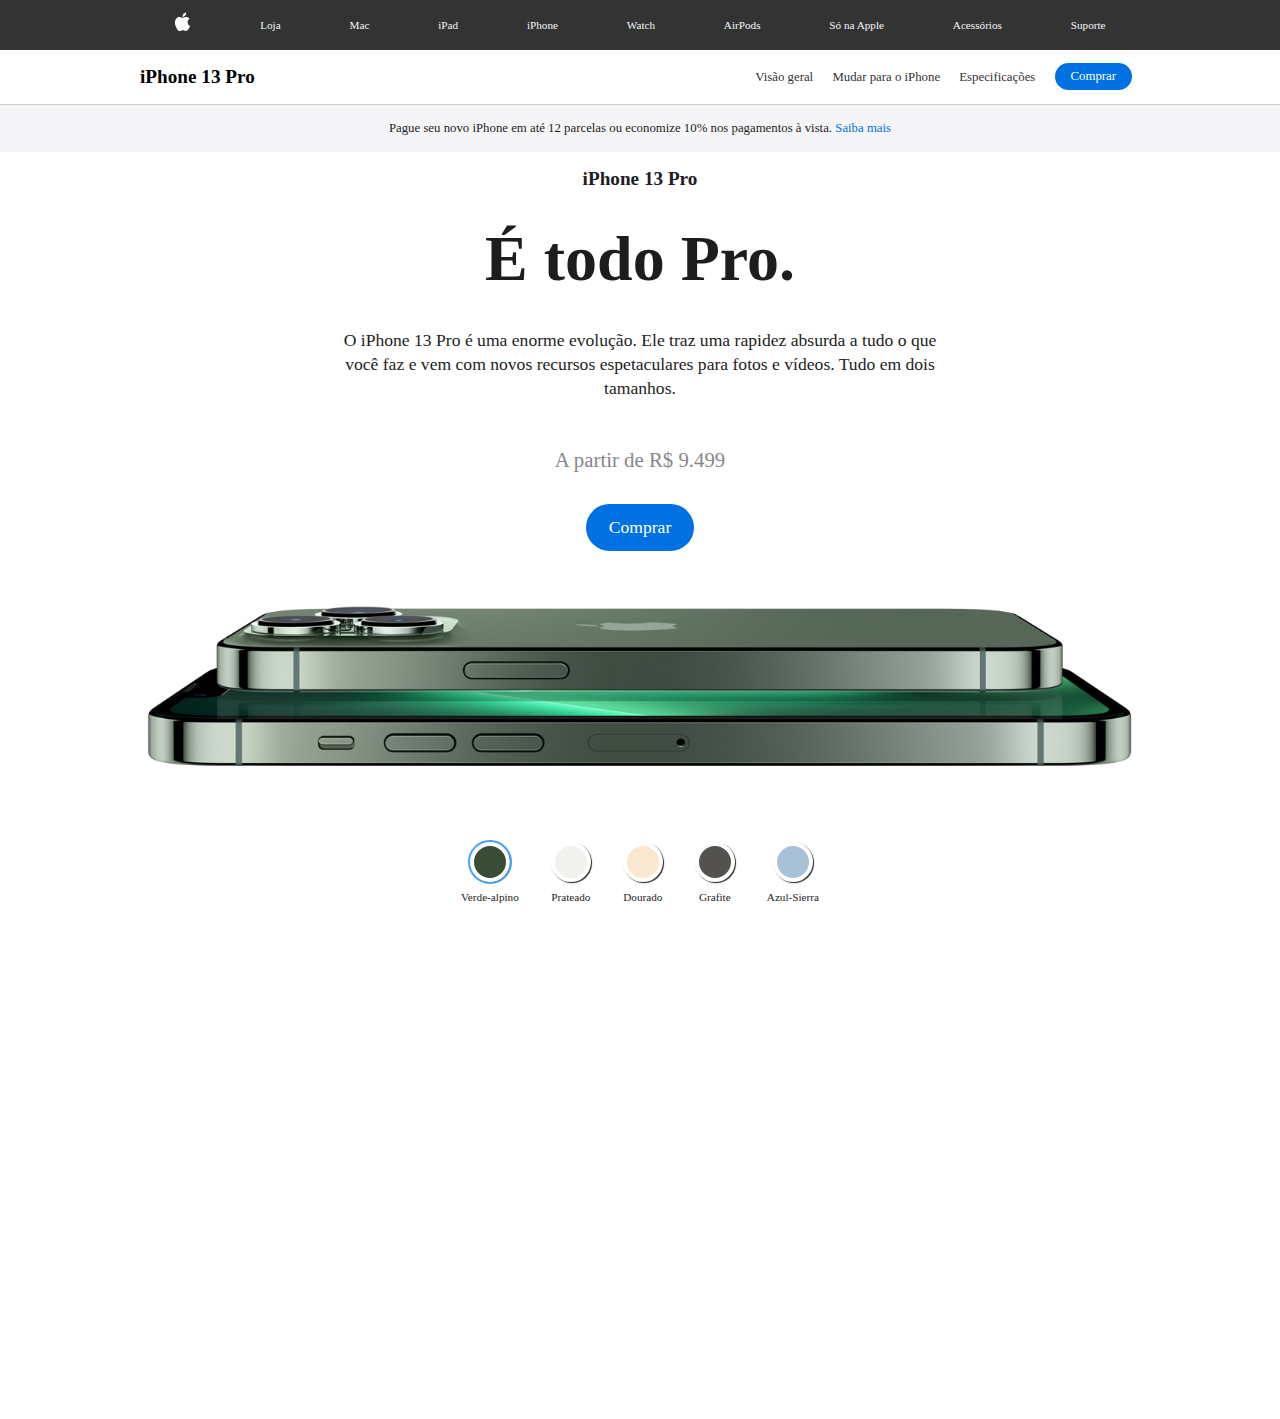
<file: index.html>
<!DOCTYPE html>
<html lang="en">
<head>
    <meta charset="UTF-8">
    <meta http-equiv="X-UA-Compatible" content="IE=edge" />
    <meta name="viewport" content="width=device-width, initial-scale=1.0">
    <link rel="stylesheet" href="css/visual.css">
    <script src="js/scripts.js" defer></script>
    <title>iPhone 13 Pro</title>
</head>
<body>
    <header>
        <nav>
            <ul id="navbar">
              <li id="logo">
                <a href="#">
                  <img src="imagens/logo_apple.svg" alt="Apple" />
                </a>
              </li>
              <li>
                <a href="#">Loja</a>
              </li>
              <li>
                <a href="#">Mac</a>
              </li>
              <li>
                <a href="#">iPad</a>
              </li>
              <li>
                <a href="#">iPhone</a>
              </li>
              <li>
                <a href="#">Watch</a>
              </li>
              <li>
                <a href="#">AirPods</a>
              </li>
              <li>
                <a href="#">Só na Apple</a>
              </li>
              <li>
                <a href="#">Acessórios</a>
              </li>
              <li>
                <a href="#">Suporte</a>
              </li>
            </ul>
          </nav>
          <div id="bottom-header">
            <div id="bottom-header-inner">
              <h3>iPhone 13 Pro</h3>
              <div id="bottom-header-links">
                <a href="#">Visão geral</a>
                <a href="#">Mudar para o iPhone</a>
                <a href="#">Especificações</a>
                <a href="#" class="btn">Comprar</a>
              </div>
            </div>
          </div>
        </header>
        <div id="ribbon">
          <p>
            Pague seu novo iPhone em até 12 parcelas ou economize 10% nos pagamentos
            à vista. <a href="#">Saiba mais</a>
          </p>
        </div>
        <main id="main-content">
          <h1 id="title">iPhone 13 Pro</h1>
          <p id="subtitle">É todo Pro.</p>
          <p id="description">
            O iPhone 13 Pro é uma enorme evolução. Ele traz uma rapidez absurda a
            tudo o que você faz e vem com novos recursos espetaculares para fotos e
            vídeos. Tudo em dois tamanhos.
          </p>
          <p id="price">A partir de R$ 9.499</p>
          <a href="#" class="btn">Comprar</a>
          <img id="product-image" src="imagens/iphone_green.jpg" alt="iPhone 13" />
          <div id="image-picker">
            <ul>
              <li id="green">
                <span class="color selected"></span>
                <span class="description">Verde-alpino</span>
              </li>
              <li id="silver">
                <span class="color"></span>
                <span class="description">Prateado</span>
              </li>
              <li id="golden">
                <span class="color"></span>
                <span class="description">Dourado</span>
              </li>
              <li id="grafite">
                <span class="color"></span>
                <span class="description">Grafite</span>
              </li>
              <li id="blue">
                <span class="color"></span>
                <span class="description">Azul-Sierra</span>
              </li>
            </ul>
          </div>
        </main>
    </header>
</body>
</html>
</file>
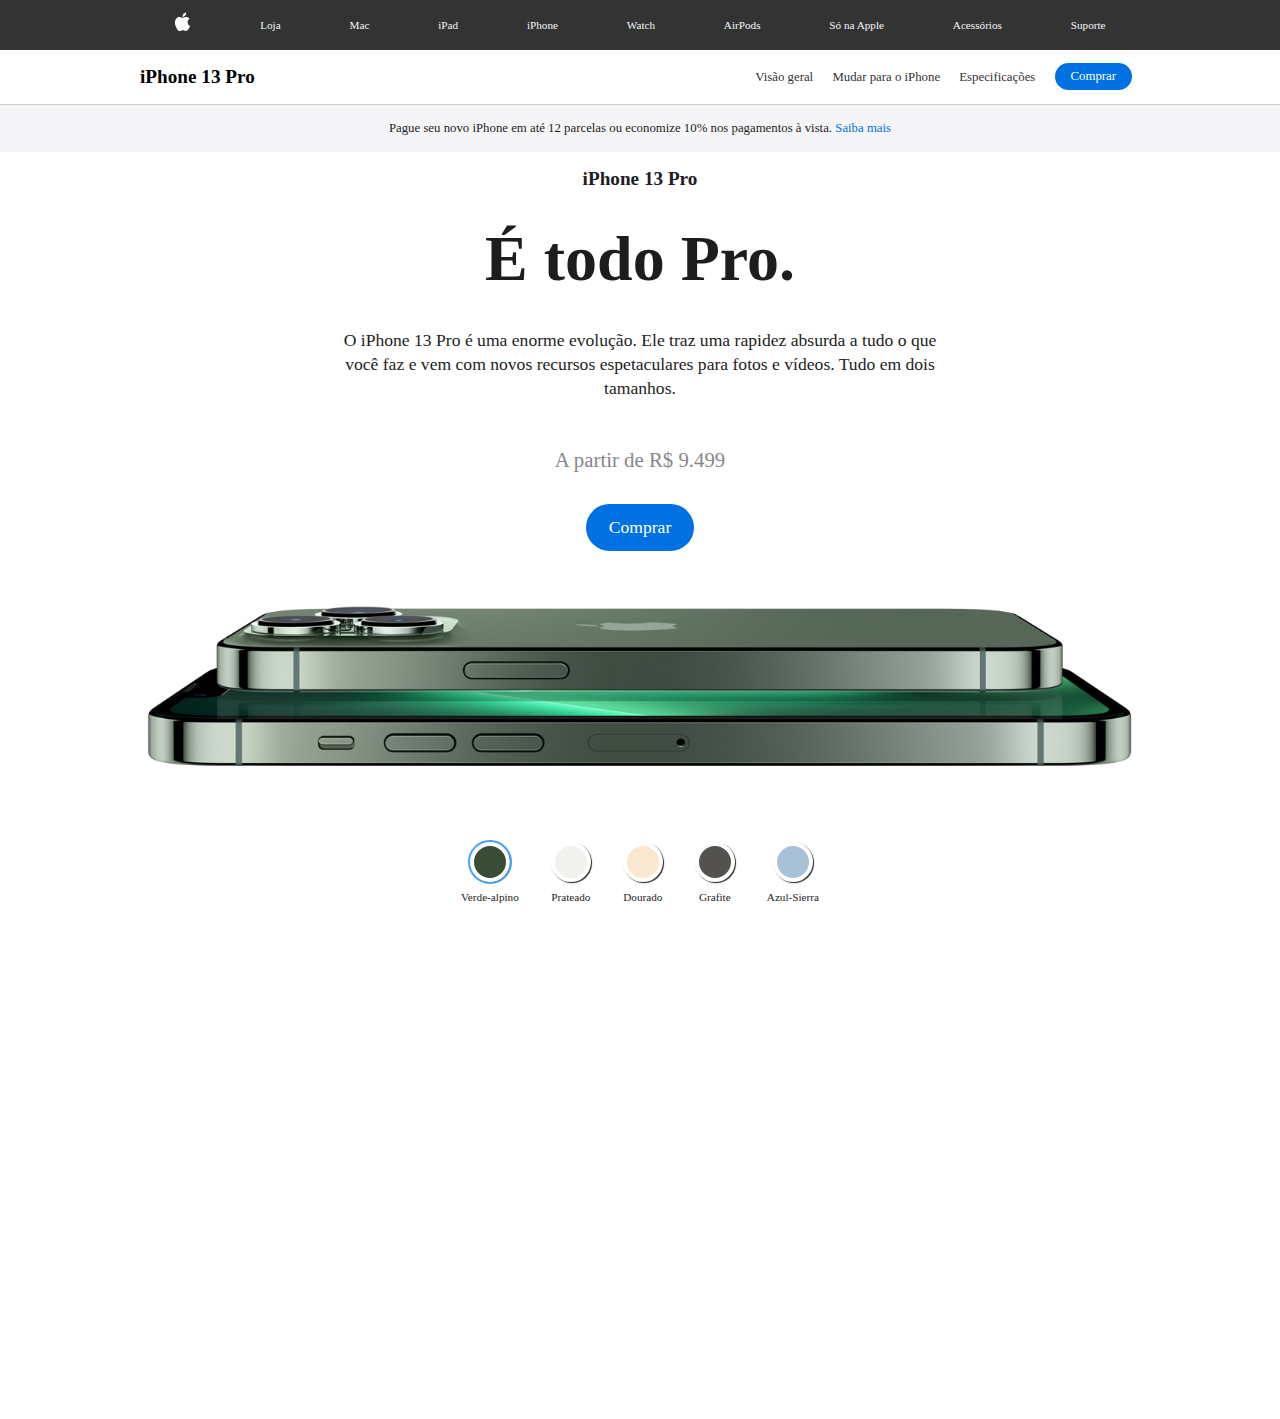
<file: Telainicial.html>
<!DOCTYPE html>
<html lang="en">
<head>
    <meta charset="UTF-8">
    <meta http-equiv="X-UA-Compatible" content="IE=edge" />
    <meta name="viewport" content="width=device-width, initial-scale=1.0">
    <link rel="stylesheet" href="css/visual.css">
    <script src="js/scripts.js" defer></script>
    <title>iPhone 13 Pro</title>
</head>
<body>
    <header>
        <nav>
            <ul id="navbar">
              <li id="logo">
                <a href="#">
                  <img src="imagens/logo_apple.svg" alt="Apple" />
                </a>
              </li>
              <li>
                <a href="#">Loja</a>
              </li>
              <li>
                <a href="#">Mac</a>
              </li>
              <li>
                <a href="#">iPad</a>
              </li>
              <li>
                <a href="#">iPhone</a>
              </li>
              <li>
                <a href="#">Watch</a>
              </li>
              <li>
                <a href="#">AirPods</a>
              </li>
              <li>
                <a href="#">Só na Apple</a>
              </li>
              <li>
                <a href="#">Acessórios</a>
              </li>
              <li>
                <a href="#">Suporte</a>
              </li>
            </ul>
          </nav>
          <div id="bottom-header">
            <div id="bottom-header-inner">
              <h3>iPhone 13 Pro</h3>
              <div id="bottom-header-links">
                <a href="#">Visão geral</a>
                <a href="#">Mudar para o iPhone</a>
                <a href="#">Especificações</a>
                <a href="#" class="btn">Comprar</a>
              </div>
            </div>
          </div>
        </header>
        <div id="ribbon">
          <p>
            Pague seu novo iPhone em até 12 parcelas ou economize 10% nos pagamentos
            à vista. <a href="#">Saiba mais</a>
          </p>
        </div>
        <main id="main-content">
          <h1 id="title">iPhone 13 Pro</h1>
          <p id="subtitle">É todo Pro.</p>
          <p id="description">
            O iPhone 13 Pro é uma enorme evolução. Ele traz uma rapidez absurda a
            tudo o que você faz e vem com novos recursos espetaculares para fotos e
            vídeos. Tudo em dois tamanhos.
          </p>
          <p id="price">A partir de R$ 9.499</p>
          <a href="#" class="btn">Comprar</a>
          <img id="product-image" src="imagens/iphone_green.jpg" alt="iPhone 13" />
          <div id="image-picker">
            <ul>
              <li id="green">
                <span class="color selected"></span>
                <span class="description">Verde-alpino</span>
              </li>
              <li id="silver">
                <span class="color"></span>
                <span class="description">Prateado</span>
              </li>
              <li id="golden">
                <span class="color"></span>
                <span class="description">Dourado</span>
              </li>
              <li id="grafite">
                <span class="color"></span>
                <span class="description">Grafite</span>
              </li>
              <li id="blue">
                <span class="color"></span>
                <span class="description">Azul-Sierra</span>
              </li>
            </ul>
          </div>
        </main>
    </header>
</body>
</html>
</file>
<file: css/visual.css>
* {
    margin: 0;
    padding: 0;
    font-family: Verdana;
  }
  
  ul {
    list-style: none;
  }
  
  a {
    text-decoration: none;
  }
  
  header nav {
    background-color: #333;
  }
  
  #navbar {
    display: flex;
    justify-content: space-around;
    align-items: center;
    font-size: 0.7rem;
    padding: 0 1rem;
    max-width: 1000px;
    margin: 0 auto;
  }
  
  #navbar a {
    color: #f5f5f7;
    transform: 4s;
  }
  
  #navbar a:hover {
    color: #fff;
  }
  
  #bottom-header {
    font-size: 0.8rem;
    padding: 1rem;
    border-bottom: 1px solid #ccc;
  }
  
  #bottom-header h3 {
    font-size: 1.2rem;
  }
  
  #bottom-header a {
    color: #333;
  }
  
  #bottom-header-inner {
    max-width: 1000px;
    margin: 0 auto;
    display: flex;
    justify-content: space-between;
    align-items: center;
  }
  
  #bottom-header-inner a {
    margin: 0 0.5rem;
  }
  
  #bottom-header-inner .btn,
  .btn {
    background: #0071e3;
    border-radius: 10rem;
    padding: 0.4rem 1rem;
    color: #fff;
  }
  
  #ribbon {
    text-align: center;
    padding: 1rem;
    background-color: #f5f5f7;
    color: #1d1d1d;
    font-size: 0.8rem;
  }
  
  #ribbon a {
    color: #0071e3;
  }
  
  #main-content {
    text-align: center;
    color: #1d1d1d;
    display: flex;
    flex-direction: column;
    justify-content: center;
  }
  
  #main-content #title {
    margin: 1rem;
    font-size: 1.2rem;
  }
  
  #main-content #subtitle {
    margin: 1rem;
    font-size: 1.2rem;
    font-size: 4rem;
    font-weight: bold;
  }
  
  #main-content #description {
    max-width: 600px;
    margin: 1rem auto;
    font-size: 1.1rem;
    line-height: 1.5rem;
  }
  
  #main-content #price {
    font-size: 1.3rem;
    color: #86868b;
    margin: 2rem;
  }
  
  #main-content .btn {
    font-size: 1.1rem;
    padding: 0.8rem 1.4rem;
    align-self: center;
  }
  
  #main-content #product-image {
    max-width: 1000px;
    margin: 3rem auto;
    opacity: 1;
    transition: 0.5s;
  }
  
  #main-content #product-image.changing {
    opacity: 0.5;
  }
  
  #image-picker {
    margin-bottom: 500px;
  }
  
  #image-picker ul {
    display: flex;
    justify-content: center;
  }
  
  #image-picker li {
    margin: 1rem;
    display: flex;
    flex-direction: column;
    align-items: center;
    cursor: pointer;
  }
  
  #image-picker li .color {
    width: 2rem;
    height: 2rem;
    border-radius: 50%;
    box-shadow: 1px 1px 1px;
    border: 4px solid #fff;
    pointer-events: none;
  }
  
  #image-picker li .description {
    font-size: 0.7rem;
    color: #1d1d1d;
    margin-top: 0.6rem;
  }
  
  #green .color {
    background-color: #394c38;
  }
  
  #silver .color {
    background-color: #f1f2ed;
  }
  
  #golden .color {
    background-color: #fae7cf;
  }
  
  #grafite .color {
    background-color: #54524f;
  }
  
  #blue .color {
    background-color: #a7c1d9;
  }
  
  .selected {
    outline: 2px solid #43a1ff;
  }
  
  @media (max-width: 480px) {
    #navbar li {
      display: none;
    }
  
    #navbar #logo {
      display: flex;
    }
  
    #bottom-header-links a {
      display: none;
    }
  
    #bottom-header-links .btn {
      display: flex;
    }
  
    #main-content {
      padding: 2rem;
      overflow: hidden;
    }
  
    #main-content #subtitle {
      font-size: 3rem;
    }
  }
</file>
